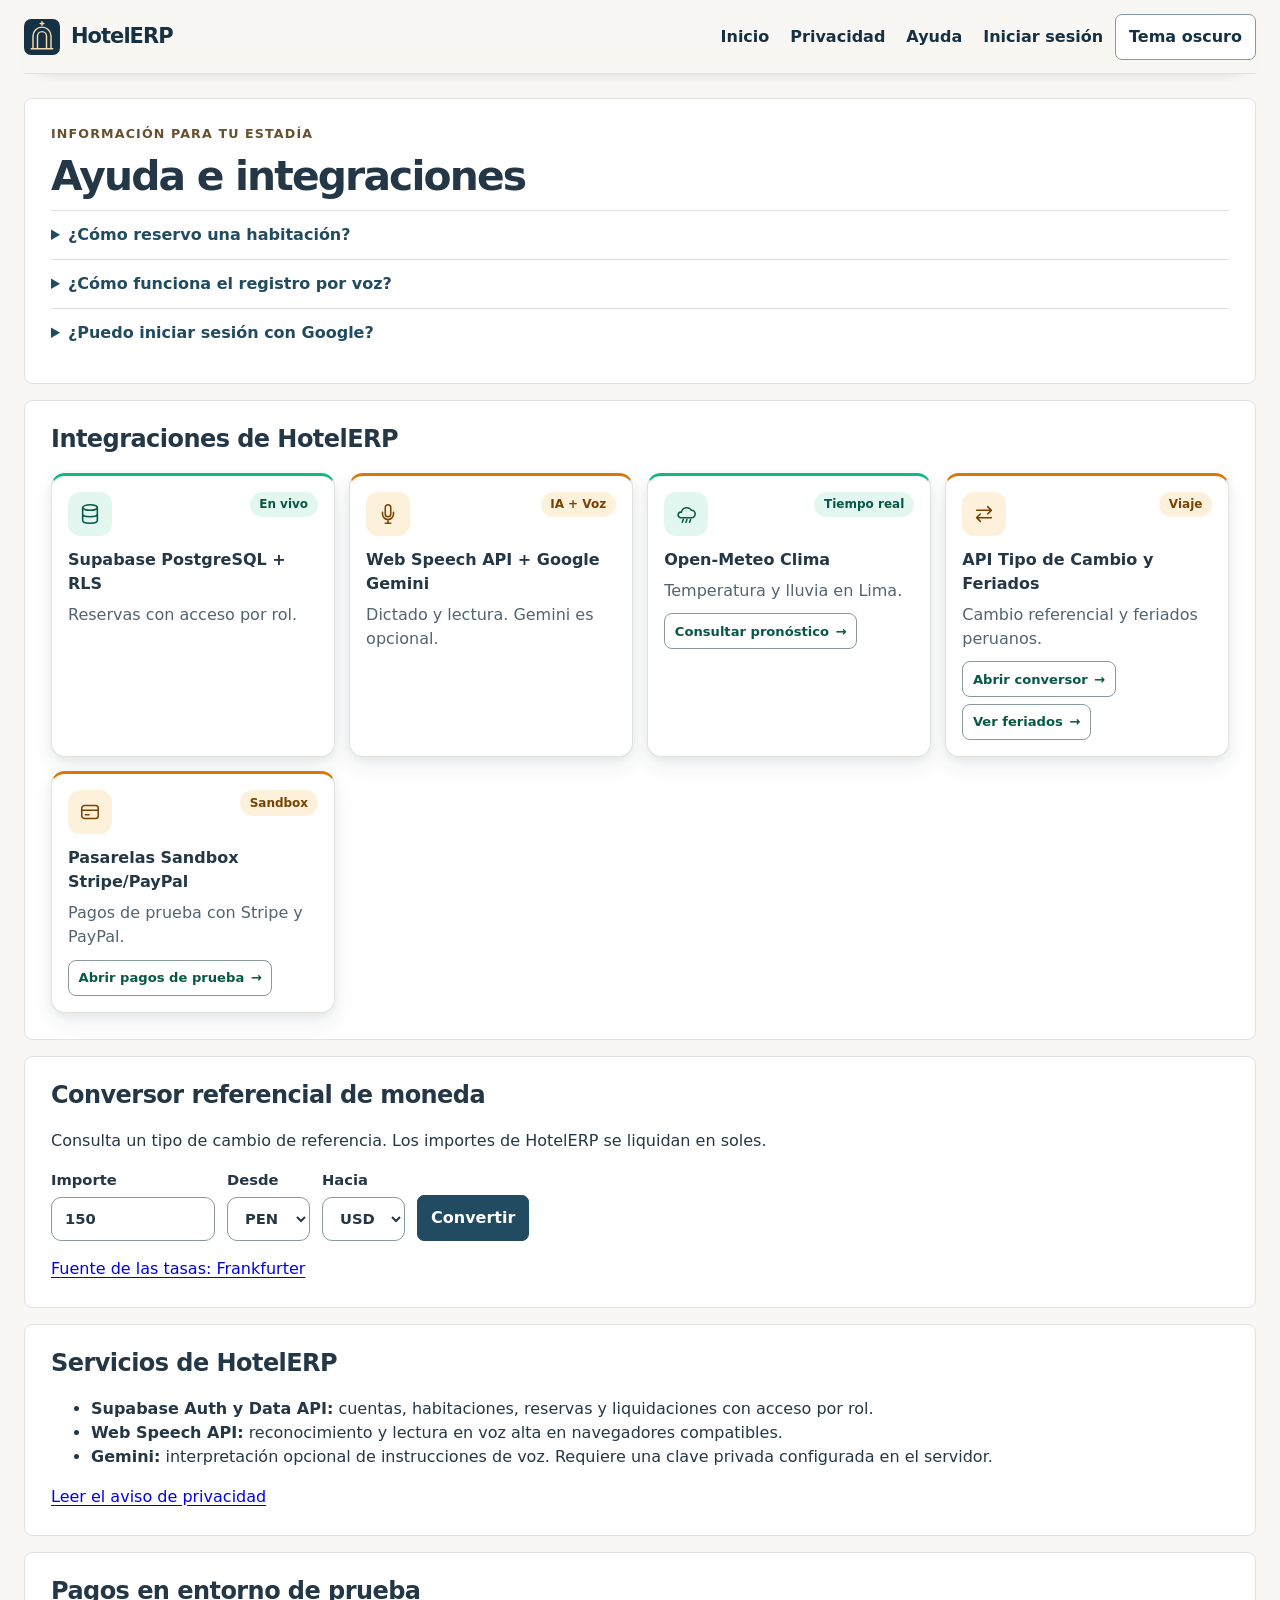
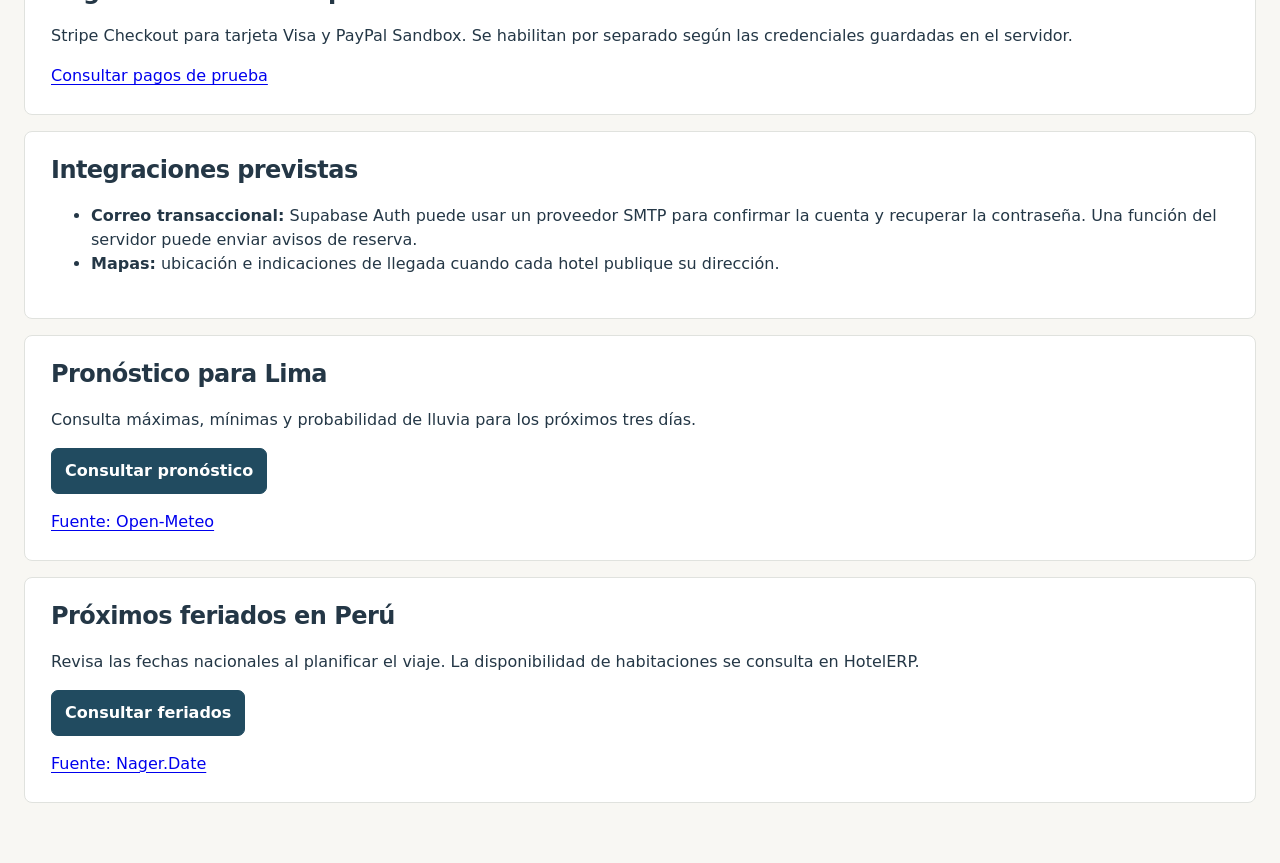
<file: integraciones.html>
<!doctype html><html lang="es"><head><meta charset="utf-8"><meta name="viewport" content="width=device-width,initial-scale=1"><title>Ayuda e integraciones · HotelERP</title><link rel="stylesheet" href="./styles.css?v=visual-impacto-1"><script src="./integraciones.js?v=2" defer></script><script src="./tema.js?v=1"></script></head><body><header><a class="brand" href="./">HotelERP</a><nav aria-label="Información"><a href="./">Inicio</a><a href="./privacidad.html">Privacidad</a><a href="./integraciones.html">Ayuda</a><a href="./?acceso=seleccionar">Iniciar sesión</a><button type="button" class="secondary theme-toggle" data-theme-toggle aria-label="Tema oscuro" aria-pressed="false" hidden>Tema oscuro</button></nav></header><main>
<section class="panel"><p class="overline">Información para tu estadía</p><h1>Ayuda e integraciones</h1>
<details><summary>¿Cómo reservo una habitación?</summary><p>Entra al portal de clientes, elige las fechas, consulta disponibilidad y selecciona una habitación. Necesitas completar tu perfil para confirmar.</p><p><a href="./?acceso=cliente">Abrir el portal</a></p></details>
<details><summary>¿Cómo funciona el registro por voz?</summary><p>El botón del micrófono inicia un asistente que escucha, rellena y lee los campos. Puedes decir «corregir nombre», «corregir documento» o «corregir correo». Los datos se guardan cuando confirmas.</p></details>
<details><summary>¿Puedo iniciar sesión con Google?</summary><p id="googleState" role="status">Comprobando el proveedor de Google.</p></details>
</section>

<section class="panel" aria-labelledby="apiResumenTitulo">
  <h2 id="apiResumenTitulo">Integraciones de HotelERP</h2>
  <div class="api-grid">
    <article class="api-card impact-card impact-emerald">
      <div class="impact-card-head"><span class="impact-icon"><svg aria-hidden="true" focusable="false" viewBox="0 0 24 24" fill="none" stroke="currentColor" stroke-width="1.7" stroke-linecap="round" stroke-linejoin="round"><ellipse cx="12" cy="5" rx="8" ry="3"/><path d="M4 5v14c0 4 16 4 16 0V5M4 12c0 4 16 4 16 0"/></svg></span><span class="impact-badge">En vivo</span></div>
      <h3>Supabase PostgreSQL + RLS</h3><p>Reservas con acceso por rol.</p>
    </article>
    <article class="api-card impact-card impact-gold">
      <div class="impact-card-head"><span class="impact-icon"><svg aria-hidden="true" focusable="false" viewBox="0 0 24 24" fill="none" stroke="currentColor" stroke-width="1.7" stroke-linecap="round" stroke-linejoin="round"><rect x="9" y="2" width="6" height="13" rx="3"/><path d="M6 10v2a6 6 0 0 0 12 0v-2m-6 8v4m-3 0h6"/></svg></span><span class="impact-badge">IA + Voz</span></div>
      <h3>Web Speech API + Google Gemini</h3><p>Dictado y lectura. Gemini es opcional.</p>
    </article>
    <article class="api-card impact-card impact-emerald">
      <div class="impact-card-head"><span class="impact-icon"><svg aria-hidden="true" focusable="false" viewBox="0 0 24 24" fill="none" stroke="currentColor" stroke-width="1.7" stroke-linecap="round" stroke-linejoin="round"><path d="M6 16h12a4 4 0 0 0 0-8 6 6 0 0 0-11 2 3 3 0 0 0-1 6zm3 2-1 3m5-3-1 3m5-3-1 3"/></svg></span><span class="impact-badge">Tiempo real</span></div>
      <h3>Open-Meteo Clima</h3><p>Temperatura y lluvia en Lima.</p>
      <div class="impact-links"><a class="impact-link" href="#travelWeather">Consultar pronóstico <span aria-hidden="true">→</span></a></div>
    </article>
    <article class="api-card impact-card impact-gold">
      <div class="impact-card-head"><span class="impact-icon"><svg aria-hidden="true" focusable="false" viewBox="0 0 24 24" fill="none" stroke="currentColor" stroke-width="1.7" stroke-linecap="round" stroke-linejoin="round"><path d="M4 8h16m-4-4 4 4-4 4m4 4H4m4-4-4 4 4 4"/></svg></span><span class="impact-badge">Viaje</span></div>
      <h3>API Tipo de Cambio y Feriados</h3><p>Cambio referencial y feriados peruanos.</p>
      <div class="impact-links"><a class="impact-link" href="#exchangeTitle">Abrir conversor <span aria-hidden="true">→</span></a><a class="impact-link" href="#travelHolidays">Ver feriados <span aria-hidden="true">→</span></a></div>
    </article>
    <article class="api-card impact-card impact-gold">
      <div class="impact-card-head"><span class="impact-icon"><svg aria-hidden="true" focusable="false" viewBox="0 0 24 24" fill="none" stroke="currentColor" stroke-width="1.7" stroke-linecap="round" stroke-linejoin="round"><rect x="3" y="5" width="18" height="14" rx="3"/><path d="M3 10h18M7 15h4"/></svg></span><span class="impact-badge">Sandbox</span></div>
      <h3>Pasarelas Sandbox Stripe/PayPal</h3><p>Pagos de prueba con Stripe y PayPal.</p>
      <div class="impact-links"><a class="impact-link" href="./pagos.html">Abrir pagos de prueba <span aria-hidden="true">→</span></a></div>
    </article>
  </div>
</section>
<section class="panel" aria-labelledby="exchangeTitle"><h2 id="exchangeTitle">Conversor referencial de moneda</h2><p>Consulta un tipo de cambio de referencia. Los importes de HotelERP se liquidan en soles.</p>
<form id="exchangeForm"><label>Importe<input name="amount" type="number" min="0" max="1000000" step="0.01" value="150" required></label><label>Desde<select name="from"><option>PEN</option><option>USD</option><option>EUR</option></select></label><label>Hacia<select name="to"><option>USD</option><option>PEN</option><option>EUR</option></select></label><button type="submit">Convertir</button></form><p id="exchangeResult" role="status" aria-live="polite"></p><a href="https://frankfurter.dev/">Fuente de las tasas: Frankfurter</a></section>
<section class="panel"><h2>Servicios de HotelERP</h2><ul><li><strong>Supabase Auth y Data API:</strong> cuentas, habitaciones, reservas y liquidaciones con acceso por rol.</li><li><strong>Web Speech API:</strong> reconocimiento y lectura en voz alta en navegadores compatibles.</li><li><strong>Gemini:</strong> interpretación opcional de instrucciones de voz. Requiere una clave privada configurada en el servidor.</li></ul><a href="./privacidad.html">Leer el aviso de privacidad</a></section><section class="panel"><h2>Pagos en entorno de prueba</h2><p>Stripe Checkout para tarjeta Visa y PayPal Sandbox. Se habilitan por separado según las credenciales guardadas en el servidor.</p><a href="./pagos.html">Consultar pagos de prueba</a></section><section class="panel"><h2>Integraciones previstas</h2><ul><li><strong>Correo transaccional:</strong> Supabase Auth puede usar un proveedor SMTP para confirmar la cuenta y recuperar la contraseña. Una función del servidor puede enviar avisos de reserva.</li><li><strong>Mapas:</strong> ubicación e indicaciones de llegada cuando cada hotel publique su dirección.</li></ul></section><section class="panel" aria-labelledby="travelWeather"><h2 id="travelWeather">Pronóstico para Lima</h2><p>Consulta máximas, mínimas y probabilidad de lluvia para los próximos tres días.</p><button id="loadWeather" type="button">Consultar pronóstico</button><p id="weatherStatus" role="status"></p><ul id="weatherDays"></ul><a href="https://open-meteo.com/en/docs">Fuente: Open-Meteo</a></section>
<section class="panel" aria-labelledby="travelHolidays"><h2 id="travelHolidays">Próximos feriados en Perú</h2><p>Revisa las fechas nacionales al planificar el viaje. La disponibilidad de habitaciones se consulta en HotelERP.</p><button id="loadHolidays" type="button">Consultar feriados</button><p id="holidaysStatus" role="status"></p><ul id="holidayDays"></ul><a href="https://date.nager.at/Api">Fuente: Nager.Date</a></section></main></body></html>
</file>
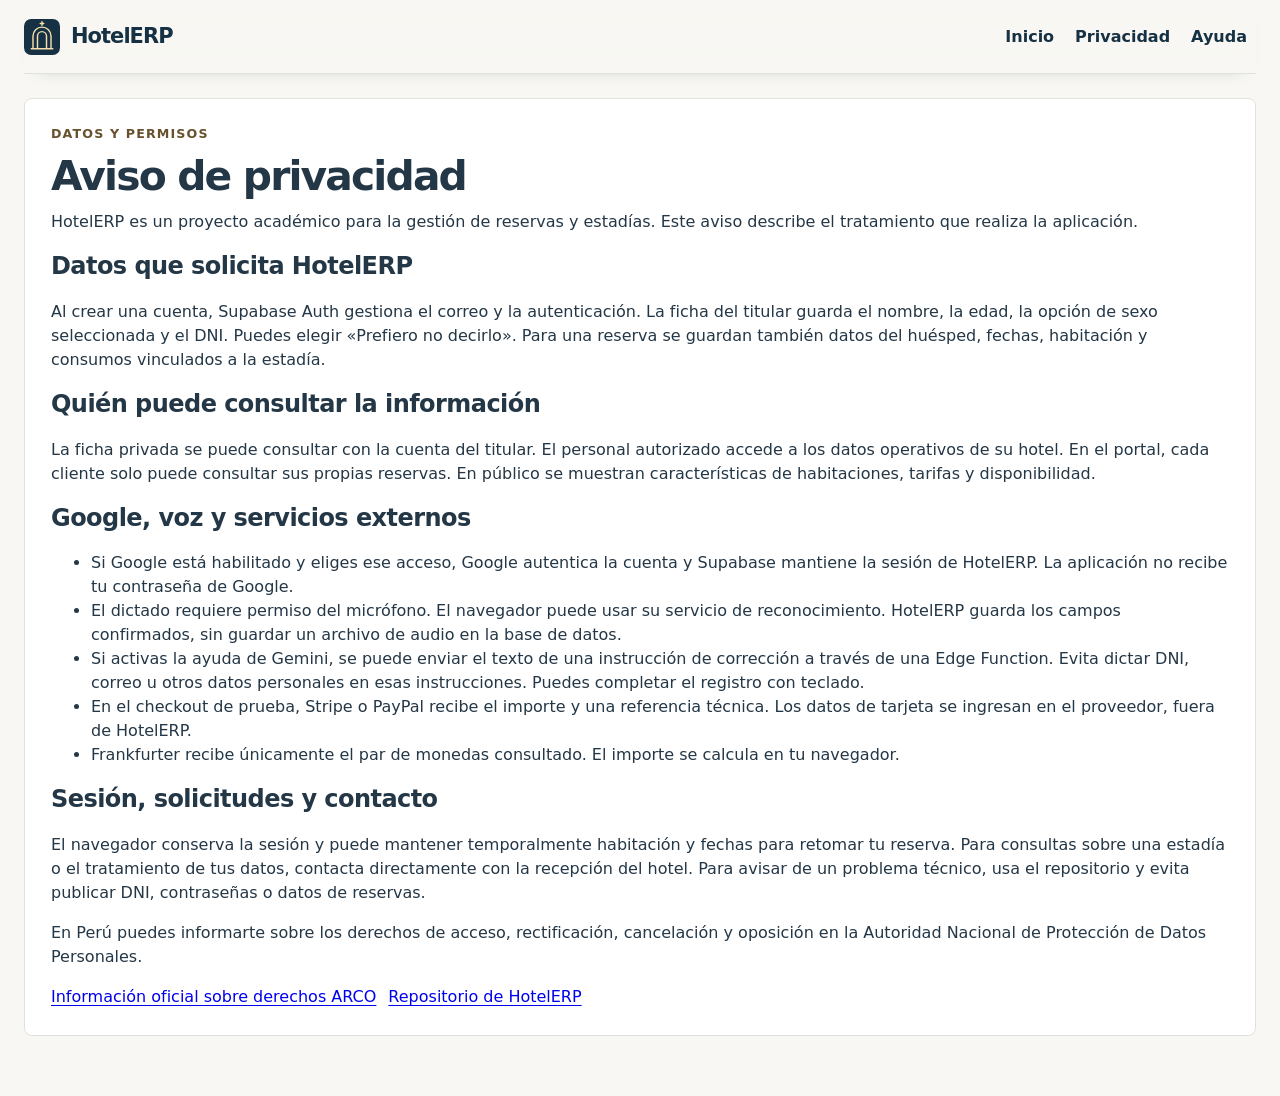
<file: privacidad.html>
<!doctype html><html lang="es"><head><meta charset="utf-8"><meta name="viewport" content="width=device-width,initial-scale=1"><title>Aviso de privacidad · HotelERP</title><link rel="stylesheet" href="./styles.css?v=5"></head><body><header><a class="brand" href="./">HotelERP</a><nav aria-label="Información"><a href="./">Inicio</a><a href="./privacidad.html">Privacidad</a><a href="./integraciones.html">Ayuda</a></nav></header><main>
<section class="panel"><p class="overline">Datos y permisos</p><h1>Aviso de privacidad</h1>
<p>HotelERP es un proyecto académico para la gestión de reservas y estadías. Este aviso describe el tratamiento que realiza la aplicación.</p>
<h2>Datos que solicita HotelERP</h2>
<p>Al crear una cuenta, Supabase Auth gestiona el correo y la autenticación. La ficha del titular guarda el nombre, la edad, la opción de sexo seleccionada y el DNI. Puedes elegir «Prefiero no decirlo». Para una reserva se guardan también datos del huésped, fechas, habitación y consumos vinculados a la estadía.</p>
<h2>Quién puede consultar la información</h2>
<p>La ficha privada se puede consultar con la cuenta del titular. El personal autorizado accede a los datos operativos de su hotel. En el portal, cada cliente solo puede consultar sus propias reservas. En público se muestran características de habitaciones, tarifas y disponibilidad.</p>
<h2>Google, voz y servicios externos</h2>
<ul><li>Si Google está habilitado y eliges ese acceso, Google autentica la cuenta y Supabase mantiene la sesión de HotelERP. La aplicación no recibe tu contraseña de Google.</li>
<li>El dictado requiere permiso del micrófono. El navegador puede usar su servicio de reconocimiento. HotelERP guarda los campos confirmados, sin guardar un archivo de audio en la base de datos.</li>
<li>Si activas la ayuda de Gemini, se puede enviar el texto de una instrucción de corrección a través de una Edge Function. Evita dictar DNI, correo u otros datos personales en esas instrucciones. Puedes completar el registro con teclado.</li>
<li>En el checkout de prueba, Stripe o PayPal recibe el importe y una referencia técnica. Los datos de tarjeta se ingresan en el proveedor, fuera de HotelERP.</li><li>Frankfurter recibe únicamente el par de monedas consultado. El importe se calcula en tu navegador.</li></ul>
<h2>Sesión, solicitudes y contacto</h2>
<p>El navegador conserva la sesión y puede mantener temporalmente habitación y fechas para retomar tu reserva. Para consultas sobre una estadía o el tratamiento de tus datos, contacta directamente con la recepción del hotel. Para avisar de un problema técnico, usa el repositorio y evita publicar DNI, contraseñas o datos de reservas.</p>
<p>En Perú puedes informarte sobre los derechos de acceso, rectificación, cancelación y oposición en la Autoridad Nacional de Protección de Datos Personales.</p>
<div class="controls"><a href="https://www.gob.pe/9270-que-son-los-derechos-arco">Información oficial sobre derechos ARCO</a><a href="https://github.com/amadorjara-alt/HotelERP">Repositorio de HotelERP</a></div>
</section></main></body></html>
</file>
<file: styles.css>
:root{--ink:#172b2a;--muted:#52645f;--green:#174b43;--dark:#0e302b;--paper:#fbfaf7;--surface:#fff;--line:#dfe6de;--gold:#efd5a3;--field:#9baaa4;color-scheme:light}
*{box-sizing:border-box}
body{margin:0;background:var(--paper);color:var(--ink);font:16px/1.5 "DM Sans",system-ui,sans-serif}
[hidden]{display:none!important}
header{width:min(100% - 48px,1280px);margin:auto;display:flex;justify-content:space-between;align-items:center;min-height:82px;gap:14px;border-bottom:1px solid var(--line)}
.brand{display:inline-flex;gap:11px;align-items:center;font-size:1.31rem;font-weight:800;letter-spacing:-.045em;color:var(--dark)}
.brand em{font-style:normal;color:#326b60}
.mark,.module-icon{display:inline-grid;place-items:center;flex:none;border-radius:12px;width:42px;height:42px;background:var(--dark);color:var(--gold)}
svg{width:20px;height:20px;flex:none;vertical-align:middle}
.mark svg{width:25px;height:25px}
main{width:min(100% - 48px,1280px);margin:0 auto;padding-bottom:44px}
h1,h2,p{margin-top:0}
h1,h2{line-height:1.08}
#status{display:none;color:#174b43;font-weight:650;padding:12px 16px;margin:16px 0 0;background:#e9f3ec;border:1px solid #cde2d4;border-radius:12px}
#status:not(:empty){display:block}
#status.error{color:#82271f;background:#fff0eb;border-color:#edc7bd}
#login{display:grid;grid-template-columns:minmax(0,1.25fr) minmax(0,1fr);align-items:stretch;margin:28px 0;min-height:620px;border:1px solid var(--line);border-radius:26px;overflow:hidden;background:var(--surface);box-shadow:0 18px 55px #142a2310}
.auth-visual{position:relative;overflow:hidden;display:grid;align-content:end;isolation:isolate;min-height:100%;background:var(--dark);color:#fff;padding:clamp(24px,4.5vw,58px)}
.auth-visual img,.auth-visual::after{position:absolute;inset:0;width:100%;height:100%;object-fit:cover}
.auth-visual img{z-index:-2;object-position:50% 48%}
.auth-visual::after{content:"";z-index:-1;background:linear-gradient(180deg,#0e242715 8%,#12272448 38%,#0b211dea 100%)}
.visual-bell{border:1px solid #fff6;background:#142f2b99;color:var(--gold);margin-bottom:18px}
.auth-visual h2{font:400 clamp(2.5rem,5vw,4.4rem)/.99 "Instrument Serif",Georgia,serif;letter-spacing:-.01em;margin:0 0 15px;max-width:11ch}
.auth-visual p{color:#f2f3ed;margin:0 0 20px}
.photo-credit{color:#fff;font-size:.8rem;text-underline-offset:3px;width:fit-content}
.auth-card{margin:auto;width:min(100%,490px);padding:clamp(24px,5vw,59px)}
.auth-card h1{font:400 clamp(2.4rem,4.5vw,3.7rem)/.98 "Instrument Serif",Georgia,serif;letter-spacing:-.025em;margin:0 0 14px}
.auth-card>p{color:var(--muted);margin-bottom:26px}
.auth-label{display:inline-flex;gap:8px;align-items:center;color:#305d52;font-weight:750;font-size:.875rem;margin-bottom:14px}
label{display:grid;gap:6px;font-weight:680;font-size:.92rem;min-width:0}
input,select,button{font:inherit;border:1px solid var(--field);border-radius:10px;padding:10px 13px;min-width:0;min-height:44px}
input,select{background:white;color:var(--ink);width:100%}
button{cursor:pointer;background:var(--green);color:white;border-color:var(--green);font-weight:700}
button:hover{background:#103c34}
button.secondary,.google-button{background:#fff;color:var(--dark);border-color:var(--field)}
button.secondary:hover,.google-button:hover{background:#edf4ee}
button:disabled{opacity:.62;cursor:wait}
:focus-visible{outline:3px solid #a45925;outline-offset:3px}
form,.controls{display:flex;flex-wrap:wrap;gap:12px;align-items:end}
#login form{display:grid;gap:16px}
.google-button{width:100%;display:flex;align-items:center;justify-content:center;gap:11px}
.auth-divider{display:flex;align-items:center;gap:12px;margin:20px 0;color:var(--muted);font-size:.86rem}
.auth-divider::before,.auth-divider::after{content:"";height:1px;background:var(--line);flex:1}
.password{position:relative}
.password input{padding-right:52px}
.password button{position:absolute;right:4px;top:3px;background:transparent;border:0;color:var(--dark);min-height:38px;padding:6px 11px}
.password button:hover{background:#edf4ee}
#workspace{margin-top:22px}
.desk-head{background:var(--dark);border-radius:20px;color:white;padding:25px 28px;margin-bottom:18px;display:flex;align-items:center;gap:15px}
.desk-head h1{font:400 clamp(2.1rem,4vw,3.5rem)/1 "Instrument Serif",Georgia,serif;margin:0}
.desk-head .mark{background:#24554a;width:48px;height:48px}
nav{display:flex;gap:8px;flex-wrap:wrap;margin:0 0 18px}
nav a{display:inline-flex;align-items:center;gap:8px;min-height:44px;padding:8px 13px;color:var(--dark);background:#fff;border:1px solid var(--line);border-radius:10px;text-decoration:none;font-weight:700}
nav a:hover{background:#e7f1e8}
#workspace section{padding:clamp(16px,2.5vw,26px);background:white;border:1px solid var(--line);border-radius:18px;margin-bottom:18px;box-shadow:0 5px 18px #172b2a07;scroll-margin-top:12px}
#workspace h2{display:flex;align-items:center;gap:10px;font-size:1.22rem;margin-bottom:16px}
.module-icon{background:#e9f2eb;color:var(--green);border-radius:9px;width:34px;height:34px}
#registro>p{color:var(--muted)}
.grid{display:grid;grid-template-columns:repeat(auto-fit,minmax(min(100%,390px),1fr));gap:18px}
.grid form>label{flex:1 1 155px}
.grid form>.controls{width:100%}
#voice{display:inline-flex;align-items:center;gap:7px}
.legend{padding:0;display:flex;flex-wrap:wrap;gap:10px 16px;margin:14px 0 0;list-style:none;font-size:.88rem;color:var(--muted)}
.legend li{display:flex;align-items:center;gap:6px}
.legend i{display:inline-block;width:12px;height:12px;border:1px solid #70867b;border-radius:4px;background:#e7f5e9}
.legend .reserved i{background:#ffedc4}
.legend .occupied i{background:#d6e9fb}
.legend .completed i{background:#eeebf4}
.table{overflow:auto;margin-top:12px;border:1px solid var(--line);border-radius:12px}
table{border-collapse:collapse;width:100%}
th,td{padding:8px;border-bottom:1px solid var(--line);text-align:left;white-space:nowrap}
thead th{background:#f2f5ef;color:#354d44;text-transform:capitalize;font-size:.875rem}
tbody tr:last-child>*{border-bottom:0}
#calendar button{width:100%;font-size:.875rem;padding:6px 8px;min-width:82px;color:#164133;background:#e7f5e9;border-color:#c5e0ca}
#calendar .reserved{background:#ffedc4;color:#5d3b0b;border-color:#e0c498}
#calendar .occupied{background:#d6e9fb;color:#174064;border-color:#b5d5ee}
#calendar .completed{background:#eeebf4;color:#4a4262;border-color:#d6cfe4}
#calendar button:hover{border-color:currentColor}
#selectedReservation{max-width:520px}
#reservationStatus{margin:14px 0;font-weight:700}
#total dl{display:grid;grid-template-columns:1fr auto;gap:10px 20px;background:#edf4ee;border-radius:14px;padding:16px;max-width:560px}
#total dl>:nth-last-child(-n+2){border-top:1px solid #b6cfbd;padding-top:10px;font-weight:800}
dd{margin:0;text-align:right}
hr{border:0;border-top:1px solid var(--line);margin:18px 0}
@media(max-width:740px){header,main{width:calc(100% - 28px)}header{min-height:65px}#login{grid-template-columns:1fr;margin-top:15px;min-height:0;border-radius:18px}.auth-visual{min-height:240px;padding:20px}.auth-visual h2{max-width:none;margin-bottom:8px}.auth-visual p{display:none}.visual-bell{margin-bottom:10px}.auth-card{padding:26px 20px 30px}.desk-head{padding:18px}.grid{gap:0}}

.access-mode{margin:0 0 18px;padding:0;border:0;display:grid;grid-template-columns:repeat(2,minmax(0,1fr));gap:8px}
.access-mode legend{font-weight:750;font-size:.9rem;margin-bottom:6px}
.access-mode label{display:flex;align-items:center;gap:6px;min-height:46px;padding:7px;border:1px solid var(--line);border-radius:9px;cursor:pointer}
.access-mode label:has(:checked){background:#e8f1eb;border-color:#7a9c8a}
.access-mode input{width:auto;min-height:0;accent-color:var(--green)}
#login{min-height:660px}
#registerForm h2{font-size:1.3rem;margin-bottom:0}
.account-panel{margin:28px auto;background:white;border:1px solid var(--line);border-radius:18px;padding:26px;max-width:720px}
.account-panel h1{font:400 clamp(2rem,4vw,3rem)/1 "Instrument Serif",Georgia,serif}
.account-panel form>label{min-width:min(240px,100%);flex:1}
#customerArea dd{text-align:left;margin-bottom:12px}
#customerArea dt{font-weight:750}
#adminPanel form h3{width:100%;margin:4px 0;font-size:1rem}
#staffCodeLabel{margin-top:10px;max-width:420px}
#hotelName{margin:8px 0 0;color:#e3eee8}
@media(max-width:740px){#login{min-height:0}}

:root{--ink:#202a35;--muted:#526075;--green:#203853;--dark:#14263d;--paper:#f6f7f9;--line:#dce3ec;--gold:#dbc18d;--field:#8d9aab}
.brand em{color:#355473}
.cta{display:inline-flex;align-items:center;justify-content:center;min-height:44px;padding:9px 16px;background:var(--dark);color:white;border-radius:9px;text-decoration:none;font-weight:750}
.cta:hover{background:#34516d;color:white}.gold,.gold:hover{background:var(--gold);color:var(--ink)}.outline,.outline:hover{background:#14263d80;border:1px solid #fff;color:white}
a:not(.cta){text-underline-offset:3px}.text-button{color:var(--dark);background:none;border:0;text-decoration:underline;padding-left:0}.text-button:hover{background:#e8edf4}
.public-nav{justify-content:end;margin:10px 0 18px}.public-nav a:not(.cta){border:0;background:transparent}
.landing-hero{position:relative;isolation:isolate;min-height:530px;display:grid;align-items:end;background:var(--dark);border-radius:22px;overflow:hidden;color:white}
.landing-hero img,.landing-hero::after{position:absolute;inset:0;width:100%;height:100%;object-fit:cover}.landing-hero img{z-index:-2}.landing-hero::after{content:"";z-index:-1;background:linear-gradient(90deg,#14263de8,#14263d80 70%,#14263d3a)}
.hero-content{padding:clamp(24px,6vw,80px);max-width:760px}.hero-content h1,.choice-view h1{font:400 clamp(3rem,7vw,6.4rem)/.92 "Instrument Serif",Georgia,serif;margin:8px 0 18px}.hero-content>p:not(.overline){font-size:1.12rem;max-width:42ch}
.overline{letter-spacing:.09em;text-transform:uppercase;font-size:.79rem;font-weight:800;color:#67512e;margin-bottom:10px}.landing-hero .overline,.access-banner .overline{color:var(--gold)}
.public-section{display:grid;grid-template-columns:minmax(0,1fr) minmax(0,1.2fr);gap:24px;margin:55px 0;align-items:start}.public-section h2,.public-block>h2,.access-banner h2{font:400 clamp(2rem,4vw,3.4rem)/1 "Instrument Serif",Georgia,serif;margin:0 0 10px}.public-section>p{margin:0}
.public-block{margin:52px 0}.room-cards,.choice-grid,.metric-grid{display:grid;grid-template-columns:repeat(auto-fit,minmax(min(100%,240px),1fr));gap:16px;margin:15px 0}.room-cards article,.choice-grid article,.metric{background:white;border:1px solid var(--line);border-radius:14px;overflow:hidden}.room-cards img{width:100%;height:165px;object-fit:cover;background:#c5cbd3;display:block}.room-card-body,.choice-grid article{padding:20px}.room-card-body h3{margin:0 0 6px}.room-card-body p{margin:0 0 10px}.choice-view{padding:40px 0}.choice-view h1{font-size:clamp(2.65rem,6vw,5.1rem);margin-top:25px}.choice-icon{display:inline-grid;place-items:center;background:#e8ecf4;color:var(--dark);border-radius:9px;width:42px;height:42px;margin-bottom:12px;font-size:1.5rem}
.access-banner,.desk-head{background:var(--dark);color:white;border-radius:16px;padding:24px}.access-banner{display:flex;align-items:center;justify-content:space-between;gap:16px}.access-banner p{max-width:60ch;margin:0 0 10px}
footer{border-top:1px solid var(--line);padding:26px 0 5px;margin-top:42px;display:grid;grid-template-columns:1fr 1fr auto;gap:18px}
#workspace:not([hidden]){display:grid;grid-template-columns:215px minmax(0,1fr);gap:16px;align-items:start}#workspace>.desk-head{grid-column:1/-1;margin:0}#workspace .side-nav{display:flex;flex-direction:column;position:sticky;top:12px;padding:12px;border:1px solid var(--line);border-radius:13px;background:white;gap:4px}#workspace .side-nav a{border:0;padding-left:9px;font-size:.9rem}#workspace .side-nav a:hover,.side-nav a[aria-current]{background:#e8edf6}#workspace .side-nav span{width:19px;color:#3e5974}.desk-content{min-width:0}
.metric-grid{grid-template-columns:repeat(auto-fit,minmax(min(100%,140px),1fr));gap:10px}.metric{padding:13px}.metric strong{display:block;font-weight:800;font-size:1.65rem;color:var(--dark)}
#occupancyMetric progress{width:100%;accent-color:#263b58;height:14px}
#settingsPanel #adminPanel{border:0;box-shadow:none;padding:0;margin:14px 0}
.panel{background:#fff;border:1px solid var(--line);border-radius:14px;padding:clamp(16px,3vw,26px);margin:16px 0}
.customer-portal{margin-top:22px}.customer-portal nav{margin:14px 0}.customer-portal dd{margin:0 0 10px;text-align:left}.full{flex:1 1 100%}
dialog{width:min(100% - 30px,650px);border:1px solid var(--line);border-radius:16px;padding:24px;color:var(--ink);box-shadow:0 20px 60px #10162255}
dialog::backdrop{background:#14263dae}dialog form>label{flex:1 1 180px}#editStatus{width:100%;color:#82271f;margin:0}
.ai-opt{display:flex;align-items:center;gap:8px;margin:12px 0}.ai-opt input{width:auto;min-height:0}#reservationFilter,#guestFilter{max-width:360px}#reserveEstimate{font-weight:700;min-height:24px}
.change-access{display:inline-block;margin:0 0 15px;color:var(--green)}#login{min-height:560px}#login .auth-label{color:var(--green)}
@media(max-width:740px){.public-section,footer{grid-template-columns:1fr}.public-nav{justify-content:start;gap:4px}.public-nav a{padding:6px;min-height:42px}.landing-hero{min-height:410px}.public-section,.public-block{margin:36px 0}.access-banner{align-items:start;flex-direction:column}#workspace:not([hidden]){display:block}#workspace>.desk-head{margin-bottom:12px}#workspace .side-nav{position:static;flex-direction:row;flex-wrap:wrap}.choice-view{padding-top:22px}}
@media print{body.printing{background:white}body.printing *{visibility:hidden}body.printing #printBill,body.printing #printBill *{visibility:visible}body.printing #printBill{position:absolute;top:0;left:0;width:100%;color:#000;padding:15px}}

/* Identidad visual de HotelERP */
:root{--ink:#243746;--muted:#526471;--dark:#163143;--green:#214b60;--paper:#f8f7f3;--line:#e0e2de;--gold:#efd9ad;--field:#8798a2}
body{font-size:16px}
header{min-height:74px}
.site-header{display:flex;gap:20px}
.site-header .brand{gap:9px;white-space:nowrap;text-decoration:none}
.site-header .wordmark{letter-spacing:-.04em;font-size:1.38rem}
.brand-mark{border-radius:8px;width:38px;height:38px}
.brand-mark svg{width:32px;height:32px}
.site-header .public-nav{margin:0;gap:1px;justify-content:center}
.site-header .public-nav a:not(.cta){padding:7px 10px;font-size:.92rem;font-weight:650}
.header-actions{margin-left:auto;justify-content:flex-end;align-items:center;gap:10px}
.header-actions>a:not(.cta){font-size:.89rem;font-weight:650;color:var(--green)}
body:has(#landing[hidden]) .site-header .public-nav,body:has(#landing[hidden]) .nav-login,body:has(#logout:not([hidden])) .nav-login{display:none}
body:has(#landing:not([hidden])) .header-privacy{display:none}
.cta,button,input,select{border-radius:7px}
.landing-hero{display:grid;grid-template-columns:minmax(0,.85fr) minmax(0,1.15fr);align-items:stretch;margin-top:24px;min-height:430px;border:1px solid #e0ddd4;border-radius:12px;background:#efebe1;color:var(--ink)}
.landing-hero::after{display:none}
.hero-content{align-self:center;padding:clamp(28px,5vw,64px);max-width:none}
.hero-content .overline{display:flex;align-items:center;gap:7px;color:#544b37;font-size:.84rem;text-transform:none;letter-spacing:0}
.hero-content h1,.choice-view h1{font:400 clamp(2.35rem,4.6vw,4.4rem)/1.04 "Instrument Serif",Georgia,serif;letter-spacing:-.012em;margin:9px 0 16px}
.hero-content>p:not(.overline){font-size:1rem;color:#3f515b;max-width:33ch}
.hero-content .controls{align-items:center;gap:14px}
.hero-link{color:var(--green);font-weight:750}
.hero-photo{margin:0;min-width:0;position:relative;min-height:330px;background:#d7d0c4}
.landing-hero .hero-photo img{position:absolute;inset:0;width:100%;height:100%;z-index:auto;object-position:55% center}
.public-block{margin:39px 0}
.public-section h2,.public-block>h2,.hotel-services>h2,.access-banner h2{font:750 clamp(1.4rem,2.4vw,1.85rem)/1.16 "DM Sans",system-ui,sans-serif;letter-spacing:-.035em}
.public-block>p,.hotel-services p,.hotel-about p{color:var(--muted)}
.room-cards{gap:14px}
.room-cards article{border-radius:9px}
.room-cards img{height:clamp(157px,17vw,215px);object-position:center 54%}
.room-card-body{padding:15px}
.room-card-body h3{font-size:1.12rem}
.room-card-body p{font-size:.94rem}
.room-card-body .controls{margin-top:13px}
.hotel-about{margin:34px 0;padding:22px 0;border-block:1px solid var(--line);display:flex;gap:20px;align-items:center;justify-content:space-between}
.hotel-about p{max-width:66ch;margin-bottom:0}
.hotel-about>a{color:var(--green);font-weight:750}
.hotel-services{margin:36px 0}
.service-grid{display:grid;grid-template-columns:repeat(3,minmax(0,1fr));gap:16px}
.service-grid article{padding:17px;border:1px solid var(--line);border-radius:8px;background:white}
.service-grid svg{color:var(--green);margin-bottom:8px}
.service-grid h3{font-size:1rem;margin:0 0 4px}
.service-grid p{font-size:.93rem;margin:0}
.access-banner{background:#edf0ea;color:var(--ink);border:1px solid #dce1d8;border-radius:9px}
.access-banner .gold{background:var(--dark);color:white}
footer{font-size:.9rem;color:var(--muted)}
footer strong{color:var(--ink)}
.choice-view{max-width:900px;margin:auto}
.choice-view h1{font-size:clamp(2.15rem,4vw,3.45rem)}
.choice-grid article{border-radius:9px}
#login{width:min(100%,1060px);min-height:510px;margin:26px auto;border-radius:12px;box-shadow:none}
.auth-visual{padding:20px}
.auth-visual::after{background:linear-gradient(0deg,#162c3ab5,transparent 34%)}
.auth-card h1,.desk-head h1{font:750 clamp(1.6rem,3vw,2.45rem)/1.12 "DM Sans",system-ui,sans-serif;letter-spacing:-.045em}
.auth-card{padding:clamp(22px,4vw,48px)}
.auth-card>p{margin-bottom:13px}
.desk-head{background:#fff;color:var(--ink);border:1px solid var(--line);border-radius:9px;padding:18px 22px}
#hotelName{color:var(--muted)}
#workspace .side-nav,#workspace section,.panel,.metric{border-radius:8px;box-shadow:none}
#workspace .side-nav a>svg{width:18px;color:var(--green)}
#workspace .side-nav a[aria-current]{box-shadow:inset 2px 0 var(--green)}
#workspace .side-nav{padding:9px}
#workspace .desk-content h2{font-size:1.15rem}
thead th{background:#eef1f2;text-transform:none}
.metric{background:#fff}
.table{border-radius:7px}
@media(max-width:900px){.site-header{flex-wrap:wrap;gap:6px 10px;padding:10px 0}.site-header .public-nav{order:3;width:100%;justify-content:flex-start}.site-header .public-nav a:not(.cta){padding:5px 8px}.landing-hero{margin-top:12px}}
@media(max-width:740px){.landing-hero{grid-template-columns:1fr;min-height:0}.hero-content{padding:24px 20px}.hero-photo{min-height:clamp(200px,48vw,340px)}.service-grid{grid-template-columns:1fr;gap:9px}.hotel-about{align-items:flex-start;flex-direction:column;gap:10px}.header-actions{gap:7px}.header-actions>a:not(.cta){font-size:.84rem}.header-actions .cta{padding-inline:10px}.site-header .public-nav a:not(.cta){font-size:.85rem;min-height:38px}.auth-visual{display:none}#login{min-height:0}}

header:not(.site-header)>.brand{text-decoration:none;white-space:nowrap}
header:not(.site-header)>.brand::before{content:"";width:36px;height:36px;flex:none;background:url("./marca.svg") center/contain no-repeat}
header:not(.site-header)>nav{gap:3px;margin:0;justify-content:flex-end}
header:not(.site-header)>nav>a{border:0;background:transparent;padding:7px 9px}
main>.panel:first-of-type{margin-top:24px}
.panel>h1{font-size:clamp(1.8rem,3.8vw,2.55rem);letter-spacing:-.045em;margin:0 0 12px}
.panel>h2{letter-spacing:-.023em;margin-top:20px}
.panel>h2:first-child{margin-top:0}
.panel>details{border-top:1px solid var(--line);padding:12px 0}
.panel>details[open]>summary{margin-bottom:8px}
.panel summary{cursor:pointer;font-weight:700;color:var(--green)}
@media(max-width:480px){header:not(.site-header){gap:4px 10px;flex-wrap:wrap;padding-block:8px}header:not(.site-header)>nav>a{padding:6px}}

/* Tema de pantalla y resumen de integraciones */
.theme-toggle { white-space: nowrap; min-height: 44px; }
.theme-toggle[aria-pressed="true"]::after { content: " ✓"; }
.api-grid {
  display: grid;
  grid-template-columns: repeat(auto-fit, minmax(min(100%, 16rem), 1fr));
  gap: 0.9rem;
}
.api-card {
  padding: 1rem;
  background: var(--surface);
  border: 1px solid var(--line);
  border-radius: 0.6rem;
}
.api-card h3 { margin: 0 0 0.45rem; font-size: 1rem; }
.api-card p { margin: 0 0 0.6rem; color: var(--muted); }

@media screen {
  :root[data-hotelerp-theme="dark"] {
    color-scheme: dark;
    --paper: #111827;
    --surface: #1e293b;
    --ink: #f1f5f9;
    --muted: #c3d0de;
    --dark: #cae3ff;
    --green: #a9d9ff;
    --line: #52647d;
    --field: #8fa4bc;
    --theme-soft: #29394f;
    --theme-action: #294b67;
    --theme-hover: #345d7d;
    --gold: #ffe5a6;
  }

  [data-hotelerp-theme="dark"] :is(.panel, .account-panel, .desk-head, .access-banner,
    .landing-hero, .room-cards article, .choice-grid article, .service-grid article, .metric,
    #workspace section, #workspace .side-nav, dialog) {
    background: var(--surface);
    border-color: var(--line);
    color: var(--ink);
  }
  [data-hotelerp-theme="dark"] :is(.brand em, .overline, .hero-content .overline,
    .hero-content > p:not(.overline), #login .auth-label, .side-nav span) { color: var(--muted); }
  [data-hotelerp-theme="dark"] a:not(.cta, .photo-credit) { color: var(--green); }
  [data-hotelerp-theme="dark"] .photo-credit { color: white; }

  [data-hotelerp-theme="dark"] :is(.mark, .module-icon, .choice-icon, .cta, button) {
    background: var(--theme-action);
    color: #fff;
    border-color: var(--field);
  }
  [data-hotelerp-theme="dark"] :is(.cta:hover, button:hover) {
    background: var(--theme-hover);
  }
  [data-hotelerp-theme="dark"] :is(.gold, .gold:hover) {
    color: #172232;
    background: var(--gold);
  }
  [data-hotelerp-theme="dark"] :is(button.secondary, .google-button, nav a:not(.cta)) {
    background: var(--surface);
    color: var(--dark);
    border-color: var(--field);
  }
  [data-hotelerp-theme="dark"] :is(button.secondary:hover, .google-button:hover,
    .password button:hover, .text-button:hover, nav a:not(.cta):hover,
    #workspace .side-nav a[aria-current], #workspace .side-nav a:hover,
    button.theme-toggle[aria-pressed="true"]) { background: var(--theme-soft); }
  [data-hotelerp-theme="dark"] .password button:not(:hover) { background: transparent; }

  [data-hotelerp-theme="dark"] :is(input, select) {
    background: var(--paper);
    color: var(--ink);
    accent-color: var(--green);
  }
  [data-hotelerp-theme="dark"] input::placeholder { color: var(--muted); opacity: 1; }
  [data-hotelerp-theme="dark"] :is(thead th, #total dl, .access-mode label:has(:checked)) {
    background: var(--theme-soft);
    color: var(--ink);
  }
  [data-hotelerp-theme="dark"] #status {
    background: #173326; color: #d1fae5; border-color: #6c9a80;
  }
  [data-hotelerp-theme="dark"] #status.error {
    background: #48282e; color: #ffe1df; border-color: #bc8187;
  }
  [data-hotelerp-theme="dark"] #editStatus { color: #ffbab8; }
  [data-hotelerp-theme="dark"] #calendar button {
    background: #153a30; color: #dcfce7; border-color: #7cafa0;
  }
  [data-hotelerp-theme="dark"] #calendar .reserved {
    background: #463519; color: #fff0c2; border-color: #c2a775;
  }
  [data-hotelerp-theme="dark"] #calendar .occupied {
    background: #203c59; color: #dbeafe; border-color: #85aace;
  }
  [data-hotelerp-theme="dark"] #calendar .completed {
    background: #382f53; color: #f1e6ff; border-color: #ad9bc9;
  }
  [data-hotelerp-theme="dark"] :focus-visible { outline-color: #ffd27a; }
}

/* HotelERP: diseño ejecutivo */
@media screen {
  :root {
    --pro-glass: rgb(248 247 243 / 88%);
    --pro-accent: #165b88;
    --pro-ring: rgb(22 91 136 / 28%);
    --pro-hover: #eaf1f6;
    --pro-hero: rgb(159 199 221 / 32%);
    --pro-shadow: 0 3px 8px rgb(16 38 59 / 6%), 0 10px 22px rgb(16 38 59 / 7%);
    --pro-raised: 0 8px 18px rgb(16 38 59 / 12%), 0 16px 34px rgb(16 38 59 / 10%);
    --pro-radius: 14px;
    --pro-ease: cubic-bezier(.22, .61, .36, 1);
    --pro-header-offset: 6.25rem;
    scroll-padding-top: var(--pro-header-offset);
  }

  :root[data-hotelerp-theme="dark"] {
    --pro-glass: rgb(17 24 39 / 90%);
    --pro-accent: #abd7ff;
    --pro-ring: rgb(171 215 255 / 36%);
    --pro-hover: #25374e;
    --pro-hero: rgb(90 156 216 / 24%);
    --pro-shadow: 0 4px 10px rgb(0 0 0 / 21%), 0 12px 26px rgb(0 0 0 / 19%);
    --pro-raised: 0 10px 22px rgb(0 0 0 / 28%), 0 18px 36px rgb(0 0 0 / 24%);
  }

  body > header {
    position: sticky;
    top: 0;
    z-index: 20;
    background: var(--paper);
    border-bottom: 1px solid var(--line);
    box-shadow: 0 8px 18px -16px rgb(16 38 59 / 40%);
  }

  @supports ((backdrop-filter: blur(12px)) or (-webkit-backdrop-filter: blur(12px))) {
    body > header {
      background: var(--pro-glass);
      -webkit-backdrop-filter: blur(12px);
      backdrop-filter: blur(12px);
    }
  }

  #workspace .side-nav { top: var(--pro-header-offset); }

  body > header :is(nav, .header-actions) > a:not(.cta) {
    position: relative;
  }
  body > header :is(nav, .header-actions) > a:not(.cta)::after {
    content: "";
    position: absolute;
    inset: auto 0.5rem 0.2rem;
    height: 2px;
    border-radius: 2px;
    background: var(--pro-accent);
    transform: scaleX(0);
    transform-origin: left center;
    pointer-events: none;
  }
  body > header :is(nav, .header-actions) > a:not(.cta):is(:hover, :focus-visible)::after {
    transform: scaleX(1);
  }

  .landing-hero {
    border-color: var(--line);
    border-radius: calc(var(--pro-radius) + 4px);
    background-image: radial-gradient(ellipse at 10% 0%, var(--pro-hero), transparent 66%);
    box-shadow: var(--pro-shadow);
  }
  .hero-content h1 { text-wrap: balance; }

  :is(.room-cards article, .metric, .api-card, .stay-card) {
    border: 1px solid var(--line);
    border-radius: var(--pro-radius);
    background-color: var(--surface);
    box-shadow: var(--pro-shadow);
  }
  .stay-card { padding: 1rem; margin-block: 0.75rem; }
  :is(.room-cards article, .api-card, .stay-card):focus-within {
    border-color: var(--pro-accent);
  }

  :is(table, #reserveEstimate, #reservationStatus, #total, #paymentAmount,
    #exchangeResult, .room-card-body p, .metric, input[type="number"],
    input[type="date"]) { font-variant-numeric: tabular-nums; }

  .metric strong {
    font-size: clamp(1.55rem, 2.6vw, 2.05rem);
    font-weight: 800;
    letter-spacing: -0.045em;
    line-height: 1.15;
  }
  .metric span { color: var(--muted); font-size: 0.875rem; }

  :is(#reservationStatus, #reserveEstimate):not(:empty) {
    display: inline-block;
    padding: 0.3rem 0.7rem;
    border: 1px solid var(--line);
    border-radius: 999px;
    background: var(--pro-hover);
    color: var(--ink);
    font-weight: 750;
  }
  #calendar button { border-radius: 999px; }
  .table { border-radius: var(--pro-radius); }
  th, td { padding: 0.65rem 0.8rem; }
  thead th { font-weight: 750; }
  table:not(#calendar) tbody tr:is(:hover, :focus-within) > * {
    background-color: var(--pro-hover);
  }

  :is(input:not([type="checkbox"], [type="radio"]), select, textarea) {
    border-radius: 10px;
  }
  :is(input, select, textarea):focus-visible {
    outline: 2px solid var(--pro-accent);
    outline-offset: 2px;
    box-shadow: 0 0 0 5px var(--pro-ring);
  }

  /* El halo también funciona al presionar con movimiento reducido. */
  :is(#voice, #customerVoice):is(:active, [aria-pressed="true"], [aria-busy="true"]) {
    box-shadow: 0 0 0 4px var(--pro-ring);
  }

  @media (max-width: 900px) {
    :root { --pro-header-offset: 9.5rem; }
  }
  @media (max-width: 480px) {
    /* Limita el área fija para dejar espacio al contenido y al teclado. */
    body > header { max-height: 36vh; overflow-y: auto; }
    :root { --pro-header-offset: 36vh; }
  }

  @keyframes fadeSlideUp {
    from { opacity: 0.82; transform: translateY(8px); }
    to { opacity: 1; transform: translateY(0); }
  }
  @keyframes voicePulse {
    from { box-shadow: 0 0 0 2px var(--pro-ring); }
    to { box-shadow: 0 0 0 11px transparent; }
  }

  @media (prefers-reduced-motion: no-preference) {
    :is(#landing, #workspace, #customerArea, #login, .account-panel, main > .panel):not([hidden]) {
      animation: fadeSlideUp 360ms var(--pro-ease) backwards;
    }
    body > header :is(nav, .header-actions) > a:not(.cta)::after {
      transition: transform 220ms var(--pro-ease);
    }
    :is(.room-cards article, .metric, .api-card, .stay-card, .cta,
      button:not(.secondary, .google-button, .text-button, #togglePassword, #calendar button)) {
      transition: transform 220ms var(--pro-ease), box-shadow 220ms var(--pro-ease),
        filter 220ms var(--pro-ease);
    }
    :is(#voice, #customerVoice):is(:active, [aria-pressed="true"], [aria-busy="true"]) {
      animation: voicePulse 1.3s ease-out infinite;
    }

    @media (hover: hover) and (pointer: fine) {
      :is(.room-cards article, .metric, .api-card, .stay-card):hover {
        transform: translateY(-4px);
        box-shadow: var(--pro-raised);
      }
      :is(.cta, button:not(.secondary, .google-button, .text-button,
        #togglePassword, #calendar button)):hover:not(:disabled):not(:active) {
        transform: translateY(-2px);
        filter: brightness(1.07);
        box-shadow: var(--pro-raised);
      }
    }
  }
}

/* HotelERP: impacto visual */
@media screen {
  :root {
    --accent-gold: #d97706;
    --accent-emerald: #10b981;
    --impact-gold-ink: #794200;
    --impact-emerald-ink: #075846;
    --impact-gold-wash: rgb(245 158 11 / 14%);
    --impact-emerald-wash: rgb(16 185 129 / 12%);
    --impact-warm-band: #fcf5e8;
    --impact-cool-band: #eff8f4;
    --impact-cta: #ffcf6b;
    --impact-cta-hover: #f5b849;
    --impact-cta-ink: #2a1c09;
  }
  :root[data-hotelerp-theme="dark"] {
    --accent-gold: #f59e0b;
    --impact-gold-ink: #ffd783;
    --impact-emerald-ink: #9ef2cf;
    --impact-gold-wash: rgb(245 158 11 / 18%);
    --impact-emerald-wash: rgb(16 185 129 / 18%);
    --impact-warm-band: #2b241d;
    --impact-cool-band: #182b29;
  }

  #landing :is(#habitaciones, #nosotros, #servicios-publicos) {
    padding: clamp(1rem, 3vw, 2rem);
    border: 1px solid var(--line);
    border-radius: 16px;
  }
  #landing #habitaciones { background: var(--impact-warm-band); }
  #landing #nosotros { background: var(--impact-cool-band); }
  #landing #servicios-publicos { background: var(--surface); }

  #landing .access-banner,
  :root[data-hotelerp-theme="dark"] #landing .access-banner {
    padding: clamp(1rem, 3vw, 2rem);
    border-color: var(--line);
    background: linear-gradient(112deg, var(--impact-gold-wash), var(--impact-emerald-wash)),
      var(--surface);
  }
  #landing .access-banner .impact-badge { margin-bottom: 0.55rem; }
  #landing .access-banner p { margin-bottom: 0; }

  .impact-card {
    --impact-card-ink: var(--impact-emerald-ink);
    --impact-card-wash: var(--impact-emerald-wash);
    --impact-card-edge: var(--accent-emerald);
  }
  :is(.impact-card, .impact-badge).impact-gold {
    --impact-card-ink: var(--impact-gold-ink);
    --impact-card-wash: var(--impact-gold-wash);
    --impact-card-edge: var(--accent-gold);
  }
  #servicios-publicos .service-grid > .impact-card,
  .api-grid > .impact-card {
    border-top: 3px solid var(--impact-card-edge);
  }
  .impact-card-head {
    display: flex;
    justify-content: space-between;
    align-items: flex-start;
    flex-wrap: wrap;
    gap: 0.55rem;
    margin-bottom: 0.75rem;
  }
  .impact-icon {
    display: inline-grid;
    place-items: center;
    flex: 0 0 44px;
    width: 44px;
    height: 44px;
    border-radius: 12px;
    background: var(--impact-card-wash);
    color: var(--impact-card-ink);
  }
  .impact-icon svg, .service-grid .impact-icon svg {
    width: 22px;
    height: 22px;
    color: inherit;
    margin: 0;
  }
  .impact-badge, .impact-capacity {
    display: inline-flex;
    align-items: center;
    padding: 0.23rem 0.6rem;
    border-radius: 999px;
    font-size: 0.75rem;
    font-weight: 750;
  }
  .impact-badge {
    background: var(--impact-card-wash);
    color: var(--impact-card-ink);
  }

  .impact-links { display: flex; flex-wrap: wrap; gap: 0.4rem; margin-top: 0.65rem; }
  .api-card .impact-link,
  :root[data-hotelerp-theme="dark"] .api-card .impact-link {
    display: inline-flex;
    align-items: center;
    gap: 0.4rem;
    min-height: 36px;
    padding: 0.32rem 0.6rem;
    border: 1px solid var(--field);
    border-radius: 8px;
    background: var(--surface);
    color: var(--impact-emerald-ink);
    font-size: 0.82rem;
    font-weight: 750;
    text-decoration: none;
  }
  .api-card .impact-link:hover,
  :root[data-hotelerp-theme="dark"] .api-card .impact-link:hover {
    background: var(--impact-emerald-wash);
    text-decoration: underline;
  }

  :is(#landing, #customerArea) .room-cards article {
    border-top: 3px solid var(--accent-gold);
  }
  .room-card-body .impact-room-meta {
    display: flex;
    align-items: center;
    flex-wrap: wrap;
    gap: 0.5rem 0.7rem;
  }
  .impact-capacity {
    background: var(--impact-emerald-wash);
    color: var(--impact-emerald-ink);
  }
  .impact-price {
    color: var(--impact-gold-ink);
    font-size: 1rem;
    font-weight: 800;
    font-variant-numeric: tabular-nums;
  }
  #calendar button:not(.reserved, .occupied, .completed, .cancelled),
  :root[data-hotelerp-theme="dark"] #calendar button:not(.reserved, .occupied, .completed, .cancelled) {
    color: var(--impact-emerald-ink);
    background: var(--impact-emerald-wash);
    border-color: var(--accent-emerald);
  }
  #agenda .legend li:first-child i { background: var(--accent-emerald); }
  :is(#landing, #customerArea) :is(.cta, .impact-reserve) {
    color: var(--impact-cta-ink);
    background: var(--impact-cta);
    border: 1px solid var(--accent-gold);
  }
  :is(#landing, #customerArea) :is(.cta, .impact-reserve):hover {
    color: var(--impact-cta-ink);
    background: var(--impact-cta-hover);
  }
}
</file>
